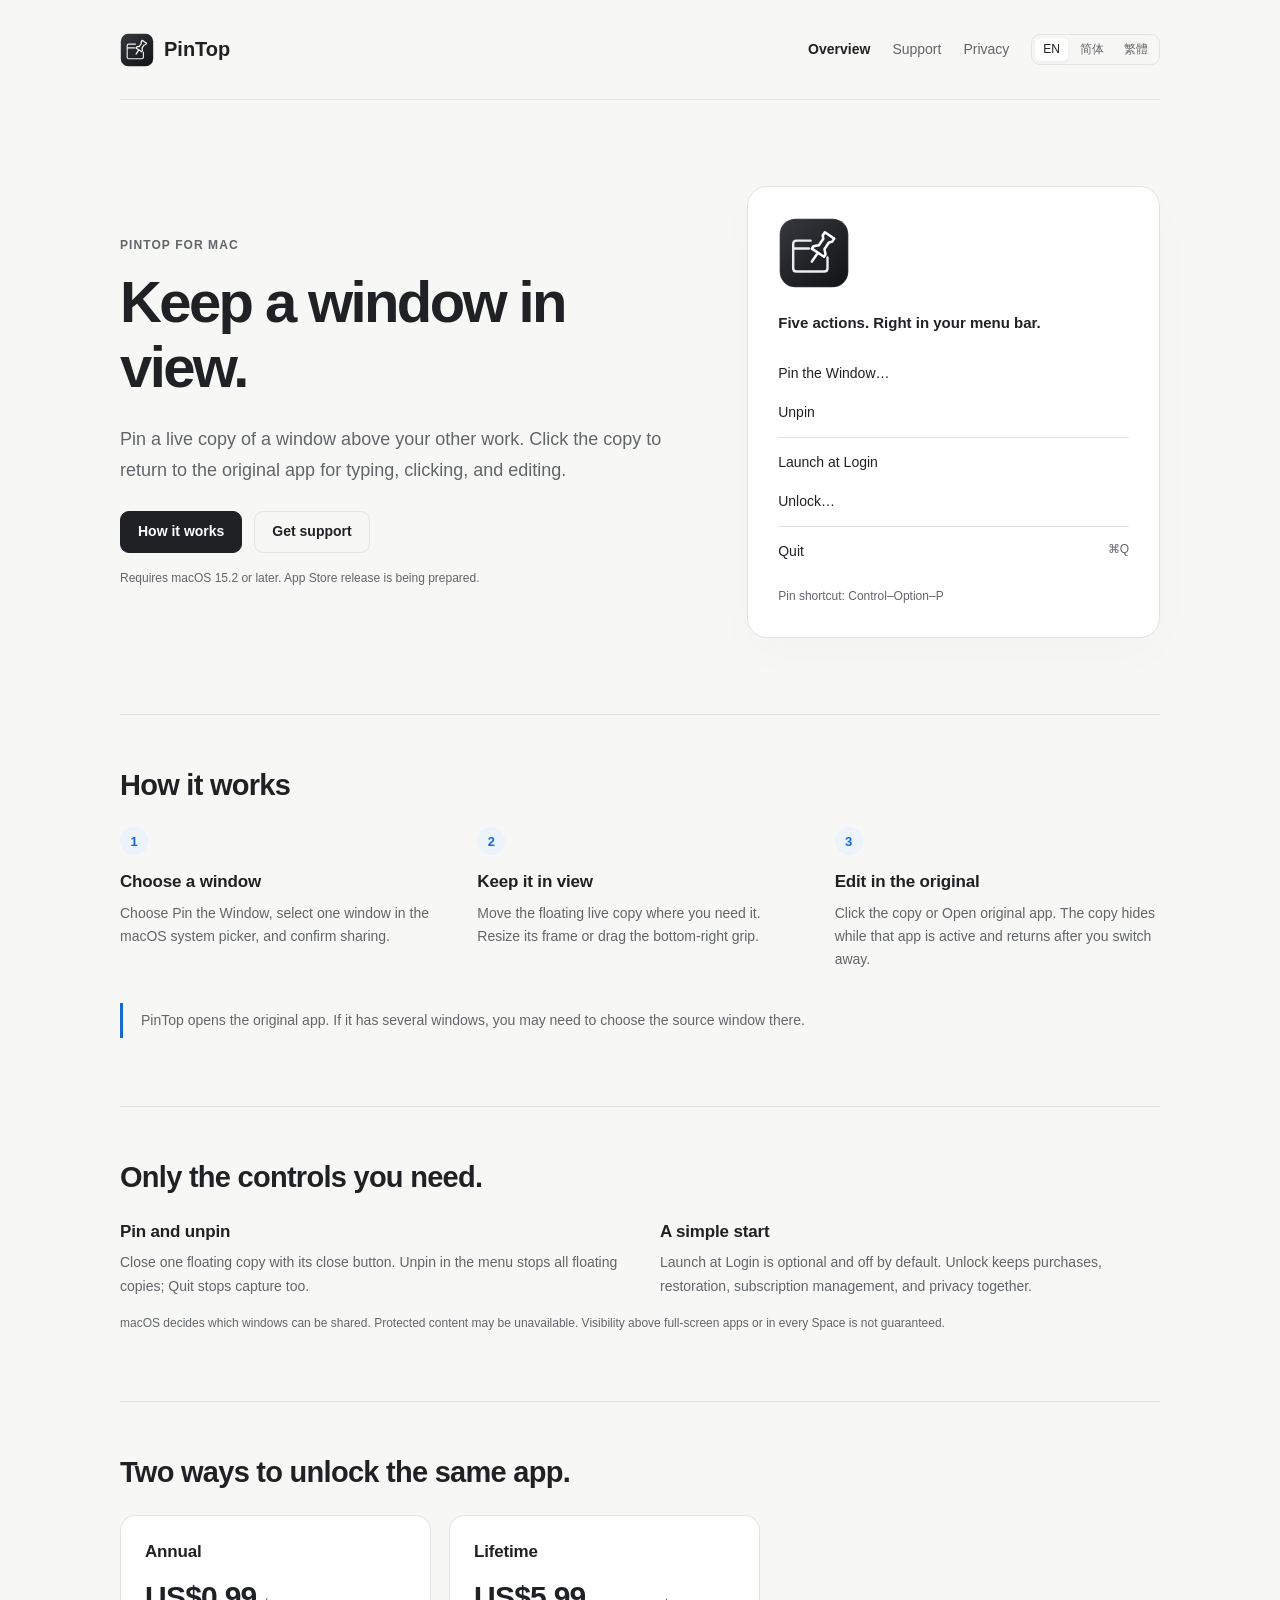
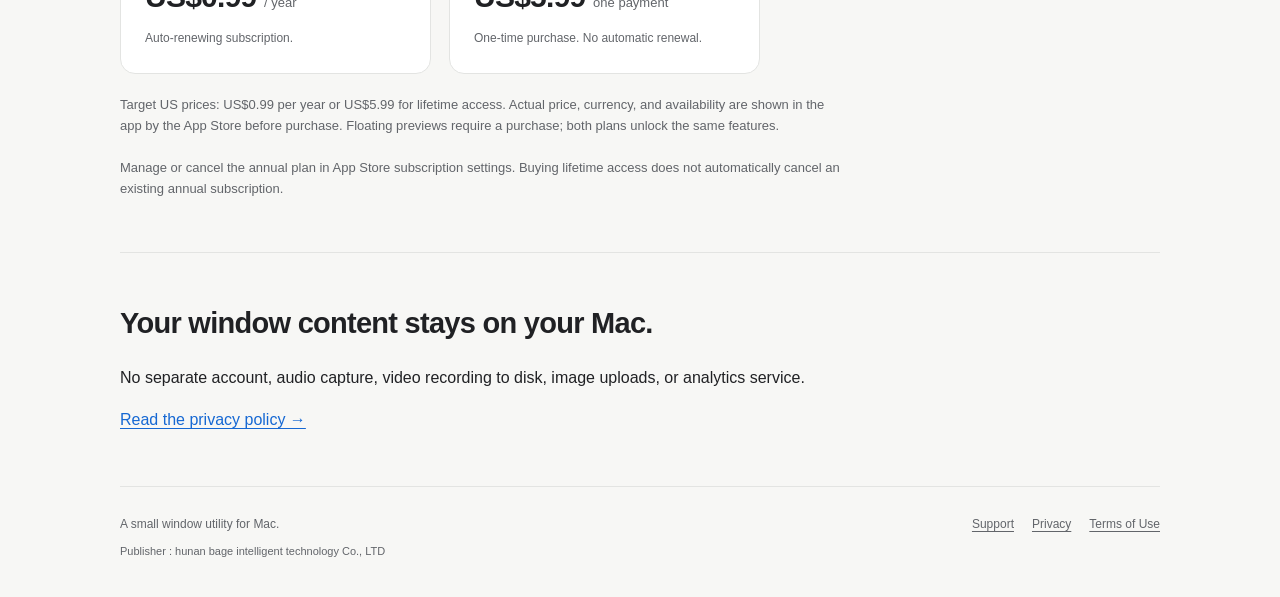
<file: index.html>
<!doctype html>
<html lang="en">
<head>
<meta charset="utf-8">
<meta name="viewport" content="width=device-width, initial-scale=1">
<title>PinTop — Keep a window in view.</title>
<meta name="description" content="Pin a live copy of a window above your other work. Click the copy to return to the original app for typing, clicking, and editing.">
<meta name="color-scheme" content="light dark">
<meta name="referrer" content="no-referrer">
<meta http-equiv="Content-Security-Policy" content="default-src 'none'; script-src 'self'; style-src 'self'; img-src 'self'; base-uri 'none'; form-action 'none'; object-src 'none'">
<link rel="canonical" href="https://kaylaoneal.github.io/PinTop/">
<link rel="icon" href="assets/icon.svg" type="image/svg+xml">
<link rel="stylesheet" href="assets/site.css">
<script src="assets/site.js" defer>
</script>
</head>
<body>
<a class="skip" href="#main">
<span data-language="en" lang="en">Skip to content</span>
<span data-language="zh-Hans" lang="zh-Hans" hidden>跳到正文</span>
<span data-language="zh-Hant" lang="zh-Hant" hidden>跳至正文</span>
</a>
<header class="header wrap">
<a class="brand" href="index.html" data-local-link>
<img src="assets/icon.svg" alt="" width="34" height="34">PinTop</a>
<div class="header-right">
<nav class="nav" aria-label="PinTop">
<a href="index.html" data-local-link aria-current="page">
<span data-language="en" lang="en">Overview</span>
<span data-language="zh-Hans" lang="zh-Hans" hidden>概览</span>
<span data-language="zh-Hant" lang="zh-Hant" hidden>概覽</span>
</a>
<a href="support.html" data-local-link>
<span data-language="en" lang="en">Support</span>
<span data-language="zh-Hans" lang="zh-Hans" hidden>支持</span>
<span data-language="zh-Hant" lang="zh-Hant" hidden>支援</span>
</a>
<a href="privacy.html" data-local-link>
<span data-language="en" lang="en">Privacy</span>
<span data-language="zh-Hans" lang="zh-Hans" hidden>隐私</span>
<span data-language="zh-Hant" lang="zh-Hant" hidden>隱私權</span>
</a>
</nav>
<nav class="languages" aria-label="Language / 语言 / 語言">
<a href="?lang=en" data-language-choice="en" lang="en" hreflang="en">EN</a>
<a href="?lang=zh-Hans" data-language-choice="zh-Hans" lang="zh-Hans" hreflang="zh-Hans">简体</a>
<a href="?lang=zh-Hant" data-language-choice="zh-Hant" lang="zh-Hant" hreflang="zh-Hant">繁體</a>
</nav>
</div>
</header>
<main id="main" class="wrap">
<article data-language="en" lang="en" data-title="PinTop — Keep a window in view." data-description="Pin a live copy of a window above your other work. Click the copy to return to the original app for typing, clicking, and editing." class="">
<section class="hero">
<div>
<p class="eyebrow">PinTop for Mac</p>
<h1>Keep a window in view.</h1>
<p class="lead">Pin a live copy of a window above your other work. Click the copy to return to the original app for typing, clicking, and editing.</p>
<div class="actions">
<a class="button" href="#en-how">How it works</a>
<a class="button secondary" href="support.html" data-local-link>Get support</a>
</div>
<p class="small availability">Requires macOS 15.2 or later. App Store release is being prepared.</p>
</div>
<aside class="menu-card">
<img class="icon" src="assets/icon.svg" alt="" width="72" height="72">
<p class="menu-title">Five actions. Right in your menu bar.</p>
<ul class="menu-list">
<li>Pin the Window…</li>
<li>Unpin</li>
<li>Launch at Login</li>
<li>Unlock…</li>
<li>Quit<kbd>⌘Q</kbd>
</li>
</ul>
<p class="small availability">Pin shortcut: Control–Option–P</p>
</aside>
</section>
<section class="section" id="en-how">
<h2>How it works</h2>
<ol class="steps">
<li>
<h3>Choose a window</h3>
<p>Choose Pin the Window, select one window in the macOS system picker, and confirm sharing.</p>
</li>
<li>
<h3>Keep it in view</h3>
<p>Move the floating live copy where you need it. Resize its frame or drag the bottom-right grip.</p>
</li>
<li>
<h3>Edit in the original</h3>
<p>Click the copy or Open original app. The copy hides while that app is active and returns after you switch away.</p>
</li>
</ol>
<p class="callout">PinTop opens the original app. If it has several windows, you may need to choose the source window there.</p>
</section>
<section class="section">
<h2>Only the controls you need.</h2>
<div class="feature-grid">
<div>
<h3>Pin and unpin</h3>
<p>Close one floating copy with its close button. Unpin in the menu stops all floating copies; Quit stops capture too.</p>
</div>
<div>
<h3>A simple start</h3>
<p>Launch at Login is optional and off by default. Unlock keeps purchases, restoration, subscription management, and privacy together.</p>
</div>
</div>
<p class="small">macOS decides which windows can be shared. Protected content may be unavailable. Visibility above full-screen apps or in every Space is not guaranteed.</p>
</section>
<section class="section">
<h2>Two ways to unlock the same app.</h2>
<div class="pricing">
<div class="price-card">
<h3>Annual</h3>
<p class="price">US$0.99 <span>/ year</span>
</p>
<p class="small">Auto-renewing subscription.</p>
</div>
<div class="price-card">
<h3>Lifetime</h3>
<p class="price">US$5.99 <span>one payment</span>
</p>
<p class="small">One-time purchase. No automatic renewal.</p>
</div>
</div>
<p class="price-note">Target US prices: US$0.99 per year or US$5.99 for lifetime access. Actual price, currency, and availability are shown in the app by the App Store before purchase. Floating previews require a purchase; both plans unlock the same features.</p>
<p class="price-note">Manage or cancel the annual plan in App Store subscription settings. Buying lifetime access does not automatically cancel an existing annual subscription.</p>
</section>
<section class="section">
<h2>Your window content stays on your Mac.</h2>
<p>No separate account, audio capture, video recording to disk, image uploads, or analytics service.</p>
<a href="privacy.html" data-local-link>Read the privacy policy →</a>
</section>
</article>
<article data-language="zh-Hans" lang="zh-Hans" data-title="PinTop — 让需要的窗口，始终可见。" data-description="将窗口的实时副本悬浮在其他工作内容上方。点击副本，回到原应用中输入、点击和编辑。" hidden class="">
<section class="hero">
<div>
<p class="eyebrow">PinTop · Mac 窗口工具</p>
<h1>让需要的窗口，始终可见。</h1>
<p class="lead">将窗口的实时副本悬浮在其他工作内容上方。点击副本，回到原应用中输入、点击和编辑。</p>
<div class="actions">
<a class="button" href="#zh-Hans-how">如何使用</a>
<a class="button secondary" href="support.html" data-local-link>获取支持</a>
</div>
<p class="small availability">需要 macOS 15.2 或更高版本。App Store 版本正在准备中。</p>
</div>
<aside class="menu-card">
<img class="icon" src="assets/icon.svg" alt="" width="72" height="72">
<p class="menu-title">菜单栏里，只留五个操作。</p>
<ul class="menu-list">
<li>置顶窗口…</li>
<li>取消置顶</li>
<li>登录时启动</li>
<li>解锁…</li>
<li>退出<kbd>⌘Q</kbd>
</li>
</ul>
<p class="small availability">置顶快捷键：Control–Option–P</p>
</aside>
</section>
<section class="section" id="zh-Hans-how">
<h2>如何使用</h2>
<ol class="steps">
<li>
<h3>选择一个窗口</h3>
<p>点击“置顶窗口”，在 macOS 系统选择器中选中一个窗口，并确认共享。</p>
</li>
<li>
<h3>放在需要的位置</h3>
<p>移动实时悬浮副本。拖动边框或右下角手柄，可以调整大小。</p>
</li>
<li>
<h3>回原应用编辑</h3>
<p>点击画面或“打开原应用”。原应用在前台时，副本暂时隐藏；切换到其他应用后恢复。</p>
</li>
</ol>
<p class="callout">PinTop 打开的是原应用。若该应用有多个窗口，你可能需要在其中选择目标窗口。</p>
</section>
<section class="section">
<h2>常用操作，简单直接。</h2>
<div class="feature-grid">
<div>
<h3>置顶与取消</h3>
<p>点击副本的关闭按钮，停止该副本；菜单中的“取消置顶”会停止全部副本；退出应用也会停止捕获。</p>
</div>
<div>
<h3>按需启动</h3>
<p>“登录时启动”默认关闭。“解锁”集中提供购买、恢复购买、订阅管理和隐私说明。</p>
</div>
</div>
<p class="small">macOS 决定哪些窗口可共享。受保护内容可能不可用。不保证副本显示在所有全屏应用或每个桌面空间之上。</p>
</section>
<section class="section">
<h2>两种付费方式，同样完整。</h2>
<div class="pricing">
<div class="price-card">
<h3>年度订阅</h3>
<p class="price">US$0.99 <span>/ 年</span>
</p>
<p class="small">按年自动续订。</p>
</div>
<div class="price-card">
<h3>永久买断</h3>
<p class="price">US$5.99 <span>一次付费</span>
</p>
<p class="small">一次购买，不自动续订。</p>
</div>
</div>
<p class="price-note">美区目标价：每年 US$0.99，或 US$5.99 永久买断。实际价格、币种和是否可购买，以确认购买前 App 内的 App Store 显示为准。悬浮预览需要购买，两种方案解锁相同功能。</p>
<p class="price-note">年度订阅可在 App Store 订阅设置中管理或取消。购买买断不会自动取消已有年度订阅。</p>
</section>
<section class="section">
<h2>窗口画面，留在你的 Mac。</h2>
<p>无单独账号，无音频捕获，不将视频录制到磁盘，不上传窗口画面，不接入分析服务。</p>
<a href="privacy.html" data-local-link>阅读隐私政策 →</a>
</section>
</article>
<article data-language="zh-Hant" lang="zh-Hant" data-title="PinTop — 讓需要的視窗，持續可見。" data-description="將視窗的即時副本浮在其他工作內容上方。點一下副本，回到原 App 中輸入、點選和編輯。" hidden class="">
<section class="hero">
<div>
<p class="eyebrow">PinTop · Mac 視窗工具</p>
<h1>讓需要的視窗，持續可見。</h1>
<p class="lead">將視窗的即時副本浮在其他工作內容上方。點一下副本，回到原 App 中輸入、點選和編輯。</p>
<div class="actions">
<a class="button" href="#zh-Hant-how">如何使用</a>
<a class="button secondary" href="support.html" data-local-link>取得支援</a>
</div>
<p class="small availability">需要 macOS 15.2 或以上版本。App Store 版本正在準備中。</p>
</div>
<aside class="menu-card">
<img class="icon" src="assets/icon.svg" alt="" width="72" height="72">
<p class="menu-title">選單列裡，只留五個操作。</p>
<ul class="menu-list">
<li>置頂視窗…</li>
<li>取消置頂</li>
<li>登入時啟動</li>
<li>解鎖…</li>
<li>結束<kbd>⌘Q</kbd>
</li>
</ul>
<p class="small availability">置頂快捷鍵：Control–Option–P</p>
</aside>
</section>
<section class="section" id="zh-Hant-how">
<h2>如何使用</h2>
<ol class="steps">
<li>
<h3>選擇一個視窗</h3>
<p>點選「置頂視窗」，在 macOS 系統選擇器中選取一個視窗，並確認共享。</p>
</li>
<li>
<h3>放在需要的位置</h3>
<p>移動即時浮動副本。拖移邊框或右下角控點，即可調整大小。</p>
</li>
<li>
<h3>回原 App 編輯</h3>
<p>點一下畫面或「打開原 App」。原 App 在前景時，副本暫時隱藏；切換至其他 App 後恢復。</p>
</li>
</ol>
<p class="callout">PinTop 打開的是原 App。若該 App 有多個視窗，你可能需要在其中選擇目標視窗。</p>
</section>
<section class="section">
<h2>常用操作，簡單直接。</h2>
<div class="feature-grid">
<div>
<h3>置頂與取消</h3>
<p>點一下副本的關閉按鈕，停止該副本；選單中的「取消置頂」會停止全部副本；結束 App 也會停止擷取。</p>
</div>
<div>
<h3>按需啟動</h3>
<p>「登入時啟動」預設關閉。「解鎖」集中提供購買、回復購買項目、訂閱管理與隱私權說明。</p>
</div>
</div>
<p class="small">macOS 決定哪些視窗可以共享。受保護內容可能無法使用。不保證副本顯示在所有全螢幕 App 或每個桌面空間之上。</p>
</section>
<section class="section">
<h2>兩種付費方式，同樣完整。</h2>
<div class="pricing">
<div class="price-card">
<h3>年度訂閱</h3>
<p class="price">US$0.99 <span>/ 年</span>
</p>
<p class="small">按年自動續訂。</p>
</div>
<div class="price-card">
<h3>永久買斷</h3>
<p class="price">US$5.99 <span>一次付費</span>
</p>
<p class="small">一次購買，不自動續訂。</p>
</div>
</div>
<p class="price-note">美國地區目標價格：每年 US$0.99，或 US$5.99 永久買斷。實際價格、幣別與是否可購買，以確認購買前 App 內的 App Store 顯示為準。浮動預覽需要購買，兩種方案解鎖相同功能。</p>
<p class="price-note">年度訂閱可在 App Store 訂閱設定中管理或取消。購買買斷不會自動取消既有年度訂閱。</p>
</section>
<section class="section">
<h2>視窗畫面，留在你的 Mac。</h2>
<p>無獨立帳號、無音訊擷取，不將影片錄製至磁碟、不上傳視窗畫面、不使用分析服務。</p>
<a href="privacy.html" data-local-link>閱讀隱私權政策 →</a>
</section>
</article>
</main>
<footer class="footer wrap">
<div>
<span data-language="en" lang="en">A small window utility for Mac.</span>
<span data-language="zh-Hans" lang="zh-Hans" hidden>一个简洁的 Mac 窗口工具。</span>
<span data-language="zh-Hant" lang="zh-Hant" hidden>一個簡潔的 Mac 視窗工具。</span>
<div class="publisher">
<span data-language="en" lang="en">Publisher</span>
<span data-language="zh-Hans" lang="zh-Hans" hidden>发布方</span>
<span data-language="zh-Hant" lang="zh-Hant" hidden>發行者</span>: hunan bage intelligent technology Co., LTD</div>
</div>
<nav aria-label="PinTop">
<a href="support.html" data-local-link>
<span data-language="en" lang="en">Support</span>
<span data-language="zh-Hans" lang="zh-Hans" hidden>支持</span>
<span data-language="zh-Hant" lang="zh-Hant" hidden>支援</span>
</a>
<a href="privacy.html" data-local-link>
<span data-language="en" lang="en">Privacy</span>
<span data-language="zh-Hans" lang="zh-Hans" hidden>隐私</span>
<span data-language="zh-Hant" lang="zh-Hant" hidden>隱私權</span>
</a>
<a href="https://www.apple.com/legal/internet-services/itunes/dev/stdeula/">
<span data-language="en" lang="en">Terms of Use</span>
<span data-language="zh-Hans" lang="zh-Hans" hidden>使用条款</span>
<span data-language="zh-Hant" lang="zh-Hant" hidden>使用條款</span>
</a>
</nav>
</footer>
</body>
</html>
</file>
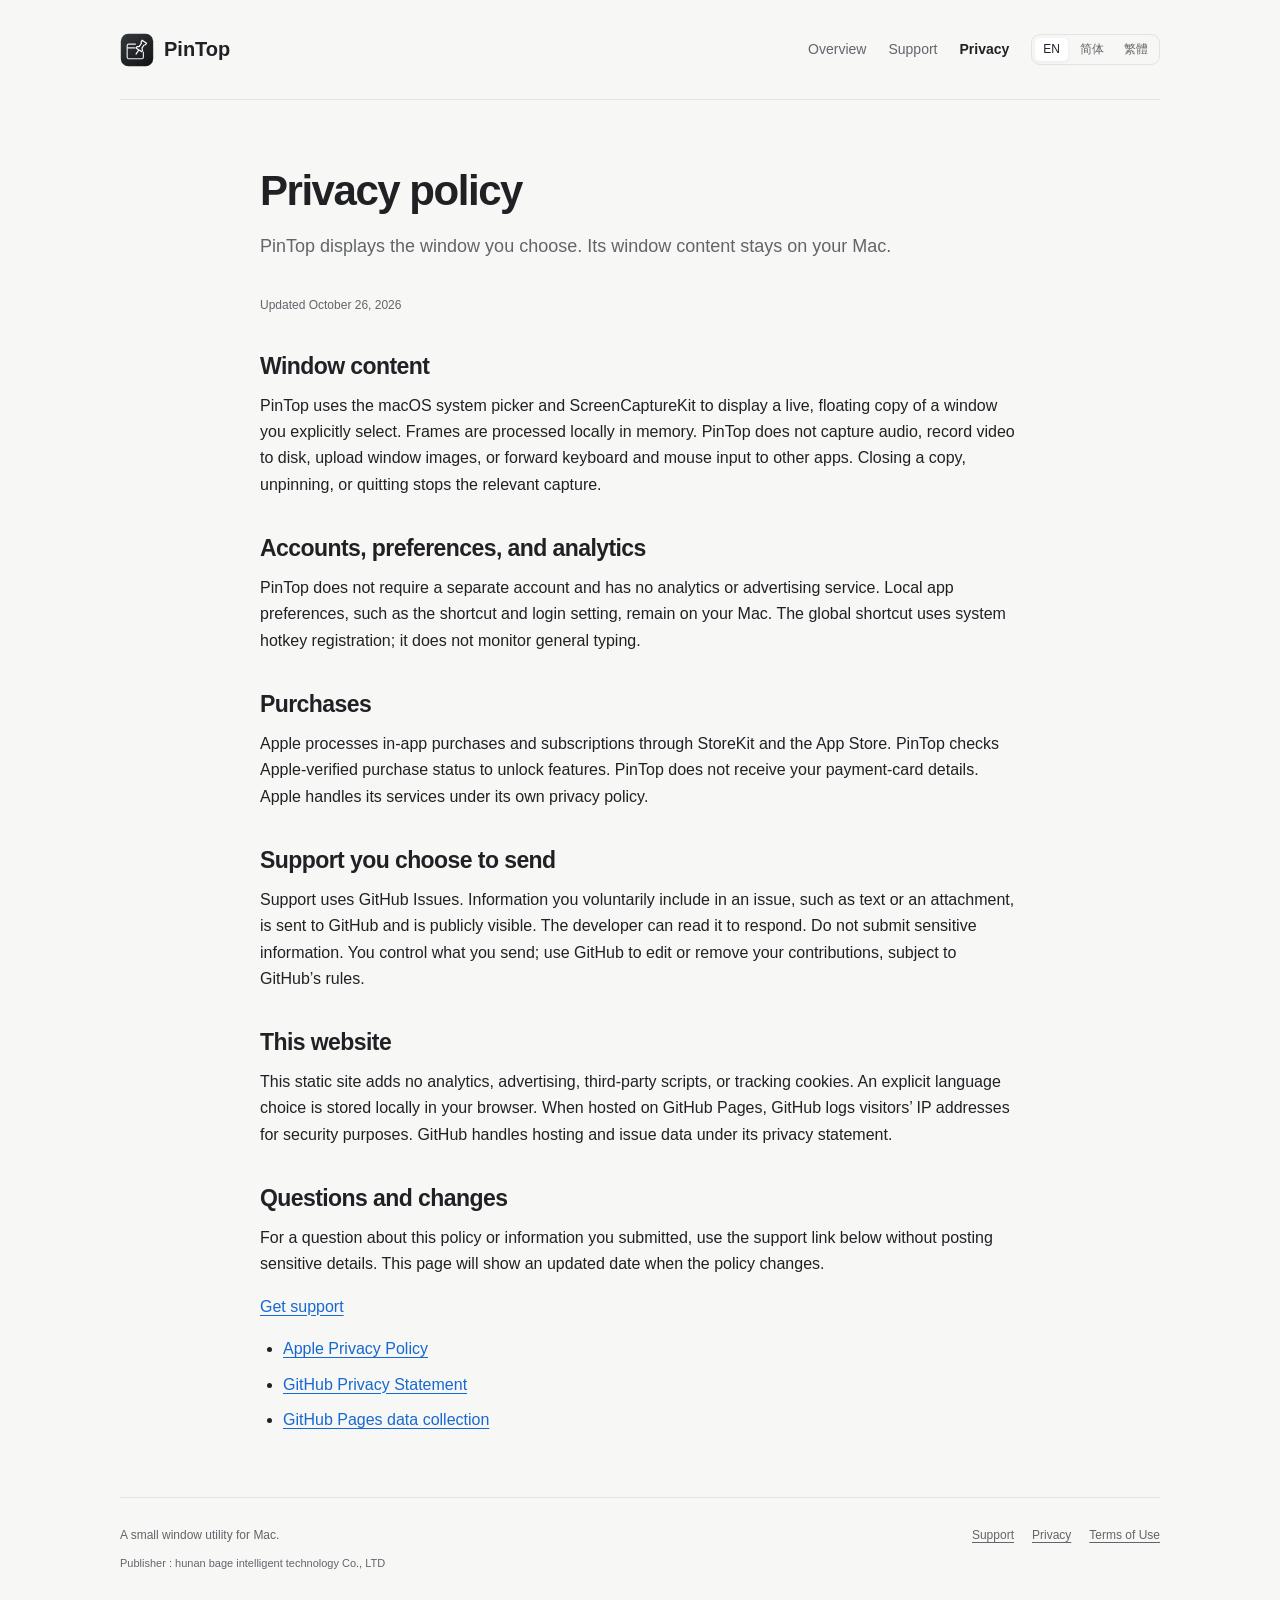
<file: privacy.html>
<!doctype html>
<html lang="en">
<head>
<meta charset="utf-8">
<meta name="viewport" content="width=device-width, initial-scale=1">
<title>PinTop — Privacy policy</title>
<meta name="description" content="PinTop displays the window you choose. Its window content stays on your Mac.">
<meta name="color-scheme" content="light dark">
<meta name="referrer" content="no-referrer">
<meta http-equiv="Content-Security-Policy" content="default-src 'none'; script-src 'self'; style-src 'self'; img-src 'self'; base-uri 'none'; form-action 'none'; object-src 'none'">
<link rel="canonical" href="https://kaylaoneal.github.io/PinTop/privacy.html">
<link rel="icon" href="assets/icon.svg" type="image/svg+xml">
<link rel="stylesheet" href="assets/site.css">
<script src="assets/site.js" defer>
</script>
</head>
<body>
<a class="skip" href="#main">
<span data-language="en" lang="en">Skip to content</span>
<span data-language="zh-Hans" lang="zh-Hans" hidden>跳到正文</span>
<span data-language="zh-Hant" lang="zh-Hant" hidden>跳至正文</span>
</a>
<header class="header wrap">
<a class="brand" href="index.html" data-local-link>
<img src="assets/icon.svg" alt="" width="34" height="34">PinTop</a>
<div class="header-right">
<nav class="nav" aria-label="PinTop">
<a href="index.html" data-local-link>
<span data-language="en" lang="en">Overview</span>
<span data-language="zh-Hans" lang="zh-Hans" hidden>概览</span>
<span data-language="zh-Hant" lang="zh-Hant" hidden>概覽</span>
</a>
<a href="support.html" data-local-link>
<span data-language="en" lang="en">Support</span>
<span data-language="zh-Hans" lang="zh-Hans" hidden>支持</span>
<span data-language="zh-Hant" lang="zh-Hant" hidden>支援</span>
</a>
<a href="privacy.html" data-local-link aria-current="page">
<span data-language="en" lang="en">Privacy</span>
<span data-language="zh-Hans" lang="zh-Hans" hidden>隐私</span>
<span data-language="zh-Hant" lang="zh-Hant" hidden>隱私權</span>
</a>
</nav>
<nav class="languages" aria-label="Language / 语言 / 語言">
<a href="?lang=en" data-language-choice="en" lang="en" hreflang="en">EN</a>
<a href="?lang=zh-Hans" data-language-choice="zh-Hans" lang="zh-Hans" hreflang="zh-Hans">简体</a>
<a href="?lang=zh-Hant" data-language-choice="zh-Hant" lang="zh-Hant" hreflang="zh-Hant">繁體</a>
</nav>
</div>
</header>
<main id="main" class="wrap">
<article data-language="en" lang="en" data-title="PinTop — Privacy policy" data-description="PinTop displays the window you choose. Its window content stays on your Mac." class="page">
<h1>Privacy policy</h1>
<p class="intro">PinTop displays the window you choose. Its window content stays on your Mac.</p>
<p class="updated">Updated October 26, 2026</p>
<h2>Window content</h2>
<p>PinTop uses the macOS system picker and ScreenCaptureKit to display a live, floating copy of a window you explicitly select. Frames are processed locally in memory. PinTop does not capture audio, record video to disk, upload window images, or forward keyboard and mouse input to other apps. Closing a copy, unpinning, or quitting stops the relevant capture.</p>
<h2>Accounts, preferences, and analytics</h2>
<p>PinTop does not require a separate account and has no analytics or advertising service. Local app preferences, such as the shortcut and login setting, remain on your Mac. The global shortcut uses system hotkey registration; it does not monitor general typing.</p>
<h2>Purchases</h2>
<p>Apple processes in-app purchases and subscriptions through StoreKit and the App Store. PinTop checks Apple-verified purchase status to unlock features. PinTop does not receive your payment-card details. Apple handles its services under its own privacy policy.</p>
<h2>Support you choose to send</h2>
<p>Support uses GitHub Issues. Information you voluntarily include in an issue, such as text or an attachment, is sent to GitHub and is publicly visible. The developer can read it to respond. Do not submit sensitive information. You control what you send; use GitHub to edit or remove your contributions, subject to GitHub’s rules.</p>
<h2>This website</h2>
<p>This static site adds no analytics, advertising, third-party scripts, or tracking cookies. An explicit language choice is stored locally in your browser. When hosted on GitHub Pages, GitHub logs visitors’ IP addresses for security purposes. GitHub handles hosting and issue data under its privacy statement.</p>
<h2>Questions and changes</h2>
<p>For a question about this policy or information you submitted, use the support link below without posting sensitive details. This page will show an updated date when the policy changes.</p>
<p>
<a href="support.html" data-local-link>Get support</a>
</p>
<ul>
<li>
<a href="https://www.apple.com/legal/privacy/">Apple Privacy Policy</a>
</li>
<li>
<a href="https://docs.github.com/en/site-policy/privacy-policies/github-general-privacy-statement">GitHub Privacy Statement</a>
</li>
<li>
<a href="https://docs.github.com/en/pages/getting-started-with-github-pages/what-is-github-pages#data-collection">GitHub Pages data collection</a>
</li>
</ul>
</article>
<article data-language="zh-Hans" lang="zh-Hans" data-title="PinTop — 隐私政策" data-description="PinTop 显示你选中的窗口。窗口画面留在你的 Mac 上。" hidden class="page">
<h1>隐私政策</h1>
<p class="intro">PinTop 显示你选中的窗口。窗口画面留在你的 Mac 上。</p>
<p class="updated">更新日期：2026 年 10 月 26 日</p>
<h2>窗口内容</h2>
<p>PinTop 通过 macOS 系统选择器和 ScreenCaptureKit，显示你明确选中的窗口实时副本。画面帧在本机内存中处理。PinTop 不捕获音频、不将视频录制到磁盘、不上传窗口画面，也不向其他应用转发键盘或鼠标输入。关闭副本、取消置顶或退出应用会停止相应捕获。</p>
<h2>账号、偏好与分析</h2>
<p>PinTop 不要求单独注册账号，不接入分析或广告服务。快捷键、登录时启动等应用偏好保存在你的 Mac 上。全局快捷键使用系统快捷键注册，不监控日常键盘输入。</p>
<h2>购买</h2>
<p>Apple 通过 StoreKit 和 App Store 处理应用内购买与订阅。PinTop 检查经 Apple 验证的购买状态以解锁功能，不会收到你的银行卡信息。Apple 按其自身隐私政策处理相关服务。</p>
<h2>你主动提交的支持内容</h2>
<p>支持通过 GitHub Issues 提供。你主动提交的问题文字、附件等信息会发送给 GitHub，并公开显示。开发者可阅读这些内容并回复。请勿提交敏感信息。提交内容由你选择；可按 GitHub 规则编辑或删除自己的内容。</p>
<h2>本网站</h2>
<p>本站是纯静态网站，不添加分析、广告、第三方脚本或跟踪 Cookie。你明确选择的语言保存在当前浏览器本地。网站托管于 GitHub Pages 后，GitHub 会出于安全目的记录访问者 IP 地址。托管和 Issues 数据由 GitHub 按其隐私声明处理。</p>
<h2>问题与更新</h2>
<p>如对本政策或已提交的信息有疑问，请通过下方支持入口联系，不要公开敏感细节。政策变更时，本页会更新日期。</p>
<p>
<a href="support.html" data-local-link>获取支持</a>
</p>
<ul>
<li>
<a href="https://www.apple.com/legal/privacy/">Apple 隐私政策</a>
</li>
<li>
<a href="https://docs.github.com/en/site-policy/privacy-policies/github-general-privacy-statement">GitHub 隐私声明</a>
</li>
<li>
<a href="https://docs.github.com/en/pages/getting-started-with-github-pages/what-is-github-pages#data-collection">GitHub Pages 数据收集说明</a>
</li>
</ul>
</article>
<article data-language="zh-Hant" lang="zh-Hant" data-title="PinTop — 隱私權政策" data-description="PinTop 顯示你選取的視窗。視窗畫面留在你的 Mac 上。" hidden class="page">
<h1>隱私權政策</h1>
<p class="intro">PinTop 顯示你選取的視窗。視窗畫面留在你的 Mac 上。</p>
<p class="updated">更新日期：2026 年 10 月 26 日</p>
<h2>視窗內容</h2>
<p>PinTop 透過 macOS 系統選擇器與 ScreenCaptureKit，顯示你明確選取的視窗即時副本。畫面影格在本機記憶體中處理。PinTop 不擷取音訊、不將影片錄製至磁碟、不上傳視窗畫面，也不向其他 App 轉送鍵盤或滑鼠輸入。關閉副本、取消置頂或結束 App 會停止對應擷取。</p>
<h2>帳號、偏好與分析</h2>
<p>PinTop 不要求獨立註冊帳號，不使用分析或廣告服務。快捷鍵、登入時啟動等 App 偏好保存在你的 Mac 上。全域快捷鍵使用系統快捷鍵註冊，不監控日常鍵盤輸入。</p>
<h2>購買</h2>
<p>Apple 透過 StoreKit 與 App Store 處理 App 內購買與訂閱。PinTop 檢查經 Apple 驗證的購買狀態以解鎖功能，不會收到你的信用卡資訊。Apple 按其自身隱私權政策處理相關服務。</p>
<h2>你主動提交的支援內容</h2>
<p>支援透過 GitHub Issues 提供。你主動提交的問題文字、附件等資訊會傳送給 GitHub，並公開顯示。開發者可閱讀這些內容並回覆。請勿提交敏感資訊。提交內容由你選擇；可按 GitHub 規則編輯或刪除自己的內容。</p>
<h2>本網站</h2>
<p>本站是純靜態網站，不加入分析、廣告、第三方指令碼或追蹤 Cookie。你明確選擇的語言儲存在目前瀏覽器本機。網站託管於 GitHub Pages 後，GitHub 會基於安全目的記錄訪客 IP 位址。託管與 Issues 資料由 GitHub 按其隱私權聲明處理。</p>
<h2>問題與更新</h2>
<p>如對本政策或已提交的資訊有疑問，請透過下方支援入口聯絡，不要公開敏感細節。政策變更時，本頁會更新日期。</p>
<p>
<a href="support.html" data-local-link>取得支援</a>
</p>
<ul>
<li>
<a href="https://www.apple.com/legal/privacy/">Apple 隱私權政策</a>
</li>
<li>
<a href="https://docs.github.com/en/site-policy/privacy-policies/github-general-privacy-statement">GitHub 隱私權聲明</a>
</li>
<li>
<a href="https://docs.github.com/en/pages/getting-started-with-github-pages/what-is-github-pages#data-collection">GitHub Pages 資料收集說明</a>
</li>
</ul>
</article>
</main>
<footer class="footer wrap">
<div>
<span data-language="en" lang="en">A small window utility for Mac.</span>
<span data-language="zh-Hans" lang="zh-Hans" hidden>一个简洁的 Mac 窗口工具。</span>
<span data-language="zh-Hant" lang="zh-Hant" hidden>一個簡潔的 Mac 視窗工具。</span>
<div class="publisher">
<span data-language="en" lang="en">Publisher</span>
<span data-language="zh-Hans" lang="zh-Hans" hidden>发布方</span>
<span data-language="zh-Hant" lang="zh-Hant" hidden>發行者</span>: hunan bage intelligent technology Co., LTD</div>
</div>
<nav aria-label="PinTop">
<a href="support.html" data-local-link>
<span data-language="en" lang="en">Support</span>
<span data-language="zh-Hans" lang="zh-Hans" hidden>支持</span>
<span data-language="zh-Hant" lang="zh-Hant" hidden>支援</span>
</a>
<a href="privacy.html" data-local-link>
<span data-language="en" lang="en">Privacy</span>
<span data-language="zh-Hans" lang="zh-Hans" hidden>隐私</span>
<span data-language="zh-Hant" lang="zh-Hant" hidden>隱私權</span>
</a>
<a href="https://www.apple.com/legal/internet-services/itunes/dev/stdeula/">
<span data-language="en" lang="en">Terms of Use</span>
<span data-language="zh-Hans" lang="zh-Hans" hidden>使用条款</span>
<span data-language="zh-Hant" lang="zh-Hant" hidden>使用條款</span>
</a>
</nav>
</footer>
</body>
</html>
</file>
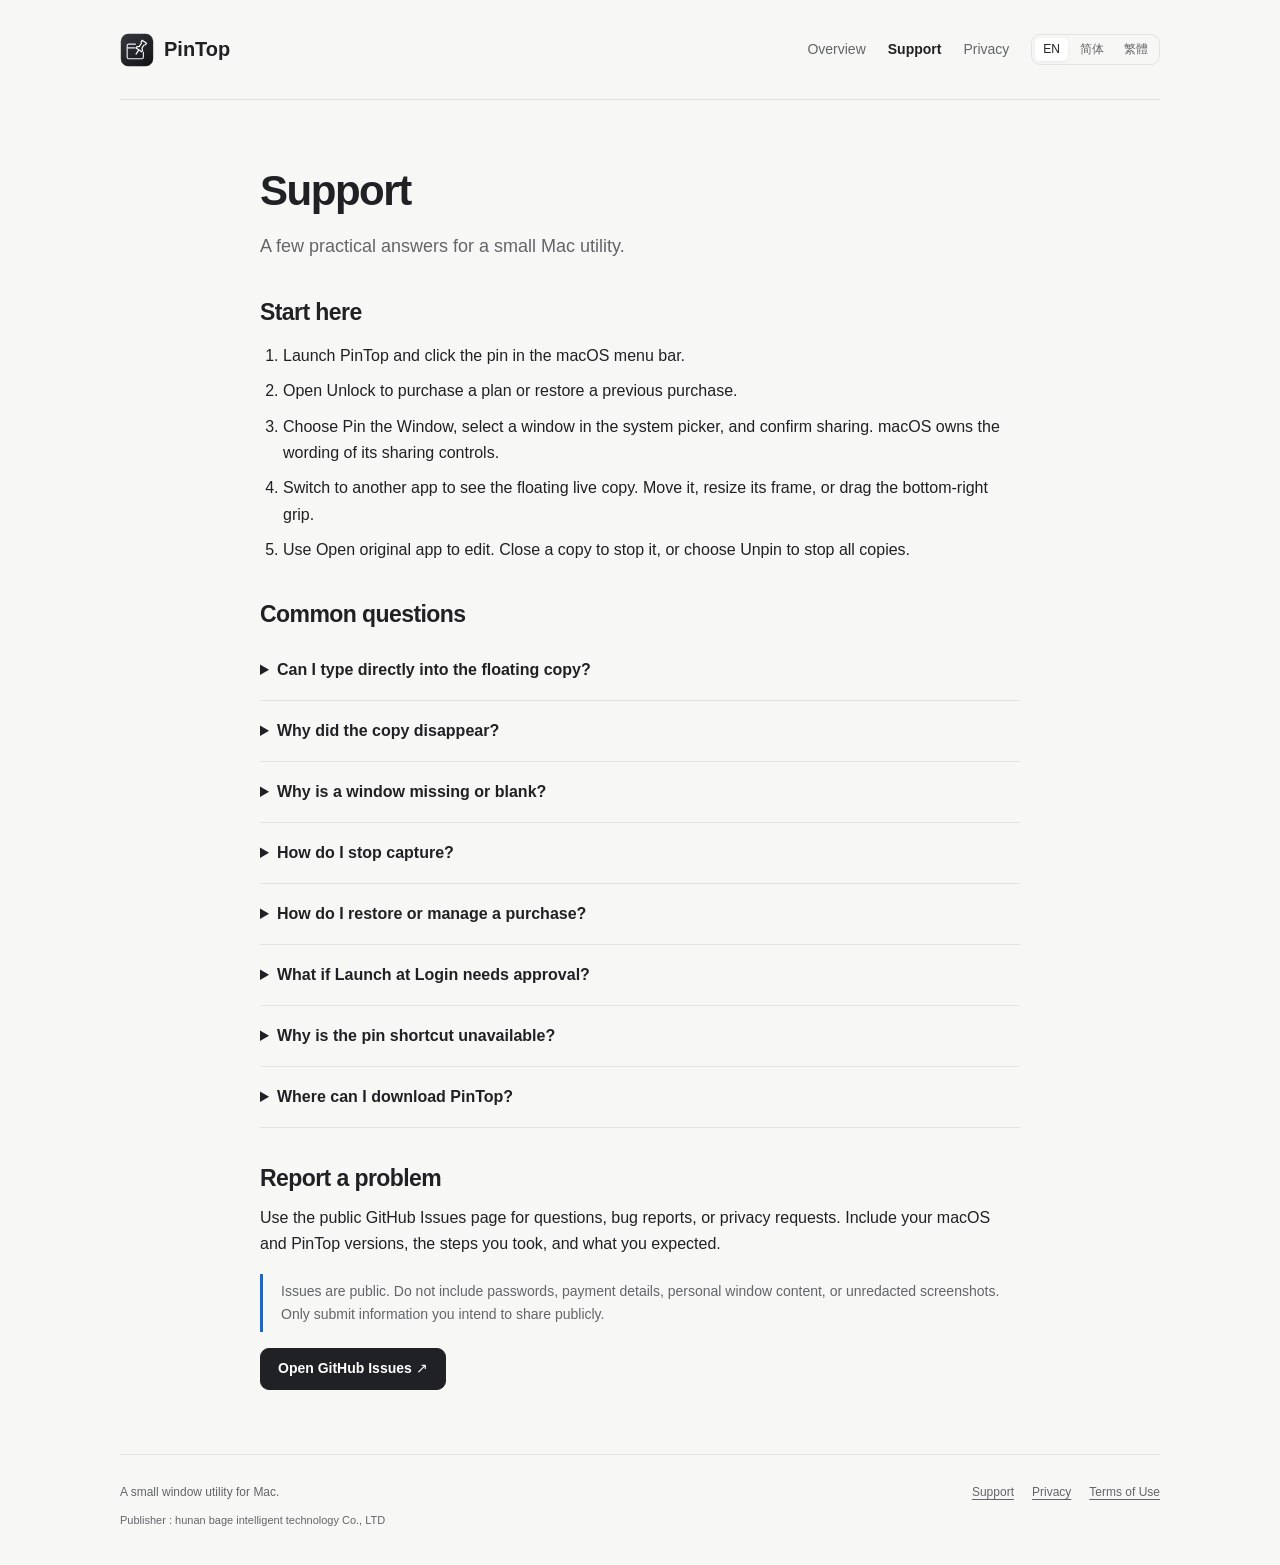
<file: support.html>
<!doctype html>
<html lang="en">
<head>
<meta charset="utf-8">
<meta name="viewport" content="width=device-width, initial-scale=1">
<title>PinTop — Support</title>
<meta name="description" content="A few practical answers for a small Mac utility.">
<meta name="color-scheme" content="light dark">
<meta name="referrer" content="no-referrer">
<meta http-equiv="Content-Security-Policy" content="default-src 'none'; script-src 'self'; style-src 'self'; img-src 'self'; base-uri 'none'; form-action 'none'; object-src 'none'">
<link rel="canonical" href="https://kaylaoneal.github.io/PinTop/support.html">
<link rel="icon" href="assets/icon.svg" type="image/svg+xml">
<link rel="stylesheet" href="assets/site.css">
<script src="assets/site.js" defer>
</script>
</head>
<body>
<a class="skip" href="#main">
<span data-language="en" lang="en">Skip to content</span>
<span data-language="zh-Hans" lang="zh-Hans" hidden>跳到正文</span>
<span data-language="zh-Hant" lang="zh-Hant" hidden>跳至正文</span>
</a>
<header class="header wrap">
<a class="brand" href="index.html" data-local-link>
<img src="assets/icon.svg" alt="" width="34" height="34">PinTop</a>
<div class="header-right">
<nav class="nav" aria-label="PinTop">
<a href="index.html" data-local-link>
<span data-language="en" lang="en">Overview</span>
<span data-language="zh-Hans" lang="zh-Hans" hidden>概览</span>
<span data-language="zh-Hant" lang="zh-Hant" hidden>概覽</span>
</a>
<a href="support.html" data-local-link aria-current="page">
<span data-language="en" lang="en">Support</span>
<span data-language="zh-Hans" lang="zh-Hans" hidden>支持</span>
<span data-language="zh-Hant" lang="zh-Hant" hidden>支援</span>
</a>
<a href="privacy.html" data-local-link>
<span data-language="en" lang="en">Privacy</span>
<span data-language="zh-Hans" lang="zh-Hans" hidden>隐私</span>
<span data-language="zh-Hant" lang="zh-Hant" hidden>隱私權</span>
</a>
</nav>
<nav class="languages" aria-label="Language / 语言 / 語言">
<a href="?lang=en" data-language-choice="en" lang="en" hreflang="en">EN</a>
<a href="?lang=zh-Hans" data-language-choice="zh-Hans" lang="zh-Hans" hreflang="zh-Hans">简体</a>
<a href="?lang=zh-Hant" data-language-choice="zh-Hant" lang="zh-Hant" hreflang="zh-Hant">繁體</a>
</nav>
</div>
</header>
<main id="main" class="wrap">
<article data-language="en" lang="en" data-title="PinTop — Support" data-description="A few practical answers for a small Mac utility." class="page">
<h1>Support</h1>
<p class="intro">A few practical answers for a small Mac utility.</p>
<h2>Start here</h2>
<ol>
<li>Launch PinTop and click the pin in the macOS menu bar.</li>
<li>Open Unlock to purchase a plan or restore a previous purchase.</li>
<li>Choose Pin the Window, select a window in the system picker, and confirm sharing. macOS owns the wording of its sharing controls.</li>
<li>Switch to another app to see the floating live copy. Move it, resize its frame, or drag the bottom-right grip.</li>
<li>Use Open original app to edit. Close a copy to stop it, or choose Unpin to stop all copies.</li>
</ol>
<h2>Common questions</h2>
<details>
<summary>Can I type directly into the floating copy?</summary>
<p>The floating view displays a live copy. Click it or Open original app to edit in the source app. PinTop does not forward keyboard or mouse input. If the source app has multiple windows, choose the relevant window there.</p>
</details>
<details>
<summary>Why did the copy disappear?</summary>
<p>It hides while the source app is in the foreground and returns when you switch away. Closing the source window, revoking sharing, losing purchase access, or quitting PinTop stops its capture.</p>
</details>
<details>
<summary>Why is a window missing or blank?</summary>
<p>Check that it is open and available in the macOS system picker, then select it again. Some protected, minimized, or otherwise unavailable content cannot be shared. PinTop does not bypass macOS content protections.</p>
</details>
<details>
<summary>How do I stop capture?</summary>
<p>Close that floating copy, choose Unpin to stop all copies, or quit PinTop. Unpin is disabled when no copies are open.</p>
</details>
<details>
<summary>How do I restore or manage a purchase?</summary>
<p>Open Unlock and choose Restore purchases. For an annual plan, choose Manage subscription or use App Store subscription settings. Use the Apple Account associated with the purchase. A lifetime purchase does not cancel a previous annual subscription.</p>
</details>
<details>
<summary>What if Launch at Login needs approval?</summary>
<p>Click Launch at Login again to open the system Login Items settings and review the requested approval. PinTop leaves this option off until you enable it.</p>
</details>
<details>
<summary>Why is the pin shortcut unavailable?</summary>
<p>The default is Control–Option–P. Another app may already use that combination. You can always choose Pin the Window from the menu bar.</p>
</details>
<details>
<summary>Where can I download PinTop?</summary>
<p>The App Store release is being prepared. This page has no download link until an App Store listing is available.</p>
</details>
<h2>Report a problem</h2>
<p>Use the public GitHub Issues page for questions, bug reports, or privacy requests. Include your macOS and PinTop versions, the steps you took, and what you expected.</p>
<p class="callout">Issues are public. Do not include passwords, payment details, personal window content, or unredacted screenshots. Only submit information you intend to share publicly.</p>
<p>
<a class="button" href="https://github.com/KaylaONeal/PinTop/issues">Open GitHub Issues ↗</a>
</p>
</article>
<article data-language="zh-Hans" lang="zh-Hans" data-title="PinTop — 支持" data-description="关于这个 Mac 小工具，你可能需要的几个答案。" hidden class="page">
<h1>支持</h1>
<p class="intro">关于这个 Mac 小工具，你可能需要的几个答案。</p>
<h2>开始使用</h2>
<ol>
<li>启动 PinTop，点击 macOS 菜单栏中的图钉。</li>
<li>打开“解锁”，购买方案或恢复已有购买。</li>
<li>点击“置顶窗口”，在系统选择器中选中窗口并确认共享。系统共享控件的文案由 macOS 决定。</li>
<li>切换到其他应用，查看实时悬浮副本。拖动副本可以移动，拖动边框或右下角手柄可以缩放。</li>
<li>点击“打开原应用”进行编辑。关闭单个副本以停止它，或选择“取消置顶”停止全部副本。</li>
</ol>
<h2>常见问题</h2>
<details>
<summary>能在悬浮副本里直接输入吗？</summary>
<p>悬浮画面是实时副本。点击它或“打开原应用”，即可回到原应用编辑。PinTop 不转发键盘和鼠标输入。若原应用有多个窗口，请在其中选择目标窗口。</p>
</details>
<details>
<summary>副本为什么消失了？</summary>
<p>原应用在前台时，副本暂时隐藏；切换到其他应用后恢复。源窗口关闭、共享被撤销、购买权益失效或退出 PinTop，都会停止相应捕获。</p>
</details>
<details>
<summary>为什么找不到窗口，或没有画面？</summary>
<p>确认窗口已打开且能出现在 macOS 系统选择器中，再重新选择。部分受保护、最小化或其他不可用内容无法共享。PinTop 不绕过系统内容保护。</p>
</details>
<details>
<summary>如何停止捕获？</summary>
<p>关闭相应副本、选择“取消置顶”以停止全部副本，或退出 PinTop。没有副本时，“取消置顶”不可用。</p>
</details>
<details>
<summary>如何恢复购买或管理订阅？</summary>
<p>打开“解锁”，选择“恢复购买”。年度方案可点击“管理订阅”，也可前往 App Store 订阅设置。请使用原购买所用的 Apple 账户。购买买断不会取消此前的年度订阅。</p>
</details>
<details>
<summary>登录时启动需要批准怎么办？</summary>
<p>再次点击“登录时启动”，打开系统登录项设置并查看批准请求。PinTop 默认不启用此选项。</p>
</details>
<details>
<summary>置顶快捷键不可用怎么办？</summary>
<p>默认快捷键是 Control–Option–P，其他应用可能已占用该组合。你随时可以通过菜单栏的“置顶窗口”操作。</p>
</details>
<details>
<summary>在哪里下载？</summary>
<p>App Store 版本正在准备中。商店页面可用后，本页才会添加下载链接。</p>
</details>
<h2>反馈问题</h2>
<p>请通过公开的 GitHub Issues 提问、反馈错误或提出隐私请求。建议说明 macOS 和 PinTop 版本、操作步骤，以及预期结果。</p>
<p class="callout">Issues 内容公开。请勿填写密码、支付信息、个人窗口内容或未经遮挡的截图。只提交你愿意公开的信息。</p>
<p>
<a class="button" href="https://github.com/KaylaONeal/PinTop/issues">打开 GitHub Issues ↗</a>
</p>
</article>
<article data-language="zh-Hant" lang="zh-Hant" data-title="PinTop — 支援" data-description="關於這個 Mac 小工具，你可能需要的幾個答案。" hidden class="page">
<h1>支援</h1>
<p class="intro">關於這個 Mac 小工具，你可能需要的幾個答案。</p>
<h2>開始使用</h2>
<ol>
<li>啟動 PinTop，點選 macOS 選單列中的圖釘。</li>
<li>打開「解鎖」，購買方案或回復既有購買項目。</li>
<li>點選「置頂視窗」，在系統選擇器中選取視窗並確認共享。系統共享控制項的文字由 macOS 決定。</li>
<li>切換至其他 App，查看即時浮動副本。拖移副本可以移動，拖移邊框或右下角控點可以縮放。</li>
<li>點選「打開原 App」進行編輯。關閉單個副本以停止它，或選擇「取消置頂」停止全部副本。</li>
</ol>
<h2>常見問題</h2>
<details>
<summary>能在浮動副本裡直接輸入嗎？</summary>
<p>浮動畫面是即時副本。點一下它或「打開原 App」，即可回到原 App 編輯。PinTop 不轉送鍵盤與滑鼠輸入。若原 App 有多個視窗，請在其中選擇目標視窗。</p>
</details>
<details>
<summary>副本為什麼消失了？</summary>
<p>原 App 在前景時，副本暫時隱藏；切換至其他 App 後恢復。來源視窗關閉、共享遭撤銷、購買權益失效或結束 PinTop，都會停止對應擷取。</p>
</details>
<details>
<summary>為什麼找不到視窗，或沒有畫面？</summary>
<p>確認視窗已打開且能出現在 macOS 系統選擇器中，再重新選擇。部分受保護、最小化或其他無法使用的內容不能共享。PinTop 不繞過系統內容保護。</p>
</details>
<details>
<summary>如何停止擷取？</summary>
<p>關閉對應副本、選擇「取消置頂」以停止全部副本，或結束 PinTop。沒有副本時，「取消置頂」無法使用。</p>
</details>
<details>
<summary>如何回復購買項目或管理訂閱？</summary>
<p>打開「解鎖」，選擇「回復購買項目」。年度方案可點選「管理訂閱」，也可前往 App Store 訂閱設定。請使用原先購買所用的 Apple 帳號。購買買斷不會取消先前的年度訂閱。</p>
</details>
<details>
<summary>登入時啟動需要批准怎麼辦？</summary>
<p>再次點選「登入時啟動」，打開系統登入項目設定並查看批准要求。PinTop 預設不啟用此選項。</p>
</details>
<details>
<summary>置頂快捷鍵無法使用怎麼辦？</summary>
<p>預設快捷鍵是 Control–Option–P，其他 App 可能已使用該組合。你隨時可以透過選單列的「置頂視窗」操作。</p>
</details>
<details>
<summary>在哪裡下載？</summary>
<p>App Store 版本正在準備中。商店頁面可用後，本頁才會加入下載連結。</p>
</details>
<h2>回報問題</h2>
<p>請透過公開的 GitHub Issues 提問、回報錯誤或提出隱私權要求。建議說明 macOS 與 PinTop 版本、操作步驟，以及預期結果。</p>
<p class="callout">Issues 內容公開。請勿填寫密碼、付款資訊、個人視窗內容或未遮蔽的截圖。只提交你願意公開的資訊。</p>
<p>
<a class="button" href="https://github.com/KaylaONeal/PinTop/issues">打開 GitHub Issues ↗</a>
</p>
</article>
</main>
<footer class="footer wrap">
<div>
<span data-language="en" lang="en">A small window utility for Mac.</span>
<span data-language="zh-Hans" lang="zh-Hans" hidden>一个简洁的 Mac 窗口工具。</span>
<span data-language="zh-Hant" lang="zh-Hant" hidden>一個簡潔的 Mac 視窗工具。</span>
<div class="publisher">
<span data-language="en" lang="en">Publisher</span>
<span data-language="zh-Hans" lang="zh-Hans" hidden>发布方</span>
<span data-language="zh-Hant" lang="zh-Hant" hidden>發行者</span>: hunan bage intelligent technology Co., LTD</div>
</div>
<nav aria-label="PinTop">
<a href="support.html" data-local-link>
<span data-language="en" lang="en">Support</span>
<span data-language="zh-Hans" lang="zh-Hans" hidden>支持</span>
<span data-language="zh-Hant" lang="zh-Hant" hidden>支援</span>
</a>
<a href="privacy.html" data-local-link>
<span data-language="en" lang="en">Privacy</span>
<span data-language="zh-Hans" lang="zh-Hans" hidden>隐私</span>
<span data-language="zh-Hant" lang="zh-Hant" hidden>隱私權</span>
</a>
<a href="https://www.apple.com/legal/internet-services/itunes/dev/stdeula/">
<span data-language="en" lang="en">Terms of Use</span>
<span data-language="zh-Hans" lang="zh-Hans" hidden>使用条款</span>
<span data-language="zh-Hant" lang="zh-Hant" hidden>使用條款</span>
</a>
</nav>
</footer>
</body>
</html>
</file>
<file: assets/site.css>
:root{color-scheme:light dark;--bg:#f7f7f5;--surface:#fff;--ink:#202124;--muted:#62656a;--line:#e3e4e2;--accent:#1668d3;--soft:#edf3fb;--radius:20px;font-family:-apple-system,BlinkMacSystemFont,"Segoe UI",sans-serif;font-synthesis:none}
*{box-sizing:border-box}html{scroll-behavior:smooth}body{margin:0;background:var(--bg);color:var(--ink);line-height:1.65;-webkit-font-smoothing:antialiased}[hidden]{display:none!important}a{color:var(--accent);text-underline-offset:3px}a:hover{text-decoration-thickness:2px}a:focus-visible,summary:focus-visible{outline:3px solid var(--accent);outline-offset:5px;border-radius:4px}img{max-width:100%;display:block}.wrap{width:min(1040px,calc(100% - 48px));margin-inline:auto}.skip{position:absolute;top:-100px;left:20px;background:var(--surface);padding:10px;z-index:2}.skip:focus{top:10px}.header{display:flex;align-items:center;justify-content:space-between;gap:24px;min-height:100px;border-bottom:1px solid var(--line)}.brand{display:flex;align-items:center;gap:10px;font-size:20px;font-weight:650;color:var(--ink);text-decoration:none}.brand img{width:34px;height:34px}.header-right,.nav,.languages{display:flex;align-items:center;gap:22px}.nav a{font-size:14px;color:var(--muted);text-decoration:none}.nav a[aria-current=page]{color:var(--ink);font-weight:600}.languages{gap:4px;padding:3px;border:1px solid var(--line);border-radius:9px}.languages a{padding:2px 8px;font-size:12px;white-space:nowrap;color:var(--muted);text-decoration:none;border-radius:5px}.languages a[aria-current=true]{background:var(--surface);color:var(--ink);box-shadow:0 1px 4px #0000000e}.hero{display:grid;grid-template-columns:1.35fr 1fr;gap:70px;align-items:center;padding:86px 0 76px}.eyebrow{font-size:12px;letter-spacing:.09em;text-transform:uppercase;font-weight:650;color:var(--muted);margin:0 0 15px}.hero h1{font-size:clamp(38px,4.7vw,58px);letter-spacing:-.045em;line-height:1.12;max-width:660px;margin:0 0 24px}.hero .lead{font-size:18px;line-height:1.7;color:var(--muted);margin:0 0 25px;max-width:550px}.actions{display:flex;flex-wrap:wrap;gap:12px;align-items:center}.button{display:inline-flex;align-items:center;justify-content:center;min-height:42px;padding:8px 17px;background:var(--ink);color:var(--surface);border:1px solid var(--ink);border-radius:9px;text-decoration:none;font-size:14px;font-weight:600}.button.secondary{background:transparent;color:var(--ink);border-color:var(--line)}.small{font-size:12px;color:var(--muted)}.availability{margin:16px 0 0}.menu-card{background:var(--surface);border:1px solid var(--line);border-radius:var(--radius);padding:30px;box-shadow:0 16px 45px #00000005}.menu-card .icon{width:72px;height:72px;margin-bottom:22px}.menu-title{margin:0 0 18px;font-weight:600;font-size:15px}.menu-list{list-style:none;padding:0;margin:0;font-size:14px}.menu-list li{padding:8px 0;display:flex;justify-content:space-between;gap:20px}.menu-list li:nth-child(2),.menu-list li:nth-child(4){border-bottom:1px solid var(--line);padding-bottom:13px;margin-bottom:5px}.menu-list kbd{font-family:inherit;font-size:12px;color:var(--muted)}.section{padding:52px 0;border-top:1px solid var(--line)}h2{font-size:29px;line-height:1.25;letter-spacing:-.025em;margin:0 0 24px}h3{font-size:17px;line-height:1.4;letter-spacing:-.01em;margin:0 0 8px}p{margin:0 0 16px}.steps{display:grid;grid-template-columns:repeat(3,1fr);gap:32px;padding:0;list-style:none;counter-reset:steps}.steps li:before{counter-increment:steps;content:counter(steps);display:flex;align-items:center;justify-content:center;width:28px;height:28px;background:var(--soft);color:var(--accent);font-size:13px;font-weight:600;border-radius:50%;margin-bottom:15px}.steps p,.feature-grid p{font-size:14px;color:var(--muted)}.feature-grid{display:grid;grid-template-columns:1fr 1fr;gap:22px 40px}.callout{border-left:3px solid var(--accent);padding:6px 0 6px 18px;color:var(--muted);font-size:14px}.pricing{display:grid;grid-template-columns:1fr 1fr;gap:18px;max-width:640px}.price-card{background:var(--surface);border:1px solid var(--line);border-radius:15px;padding:24px}.price-card p:last-child{margin-bottom:0}.price{font-size:30px;font-weight:650;letter-spacing:-.025em;margin:8px 0}.price span{font-size:13px;font-weight:400;color:var(--muted);letter-spacing:0}.price-note{font-size:13px;color:var(--muted);max-width:720px;margin:20px 0 0}.page{max-width:760px;margin-inline:auto;padding:66px 0 48px}.page h1{font-size:42px;line-height:1.2;letter-spacing:-.035em;margin:0 0 16px}.page .intro{font-size:18px;color:var(--muted);margin-bottom:34px}.page h2{font-size:23px;margin-top:36px;margin-bottom:12px}.page ul,.page ol{padding-left:23px}.page li{margin-bottom:9px}.page .updated{font-size:12px;color:var(--muted);margin-bottom:26px}.page details{border-bottom:1px solid var(--line);padding:18px 0}.page summary{font-weight:600;cursor:pointer;line-height:1.5}.page details p{margin:12px 0 0;color:var(--muted);font-size:15px}.footer{border-top:1px solid var(--line);padding:28px 0 36px;font-size:12px;color:var(--muted);display:flex;justify-content:space-between;gap:18px}.footer nav{display:flex;flex-wrap:wrap;gap:18px}.footer a{color:var(--muted)}.publisher{font-size:11px;margin-top:8px;max-width:430px;overflow-wrap:anywhere}
@media(prefers-color-scheme:dark){:root{--bg:#171819;--surface:#212325;--ink:#f1f2f3;--muted:#acb0b5;--line:#34373a;--accent:#8cbcff;--soft:#26364b}.button{background:#f1f2f3;color:#202124}.languages a[aria-current=true]{box-shadow:none}.menu-card{box-shadow:none}}
@media(max-width:780px){.header{align-items:flex-start;padding-block:22px}.header-right{align-items:flex-end;flex-direction:column;gap:14px}.hero{gap:32px;grid-template-columns:1fr;padding:52px 0}.hero h1{max-width:520px}.menu-card{max-width:420px;width:100%;padding:25px}.steps{grid-template-columns:1fr;gap:18px}.steps li{position:relative;padding-left:45px}.steps li:before{position:absolute;left:0;top:0}.feature-grid{grid-template-columns:1fr;gap:15px}.footer{flex-direction:column}.page{padding-top:42px}.page h1{font-size:34px}}
@media(max-width:430px){.wrap{width:calc(100% - 32px)}.header{gap:15px}.nav{gap:15px}.brand{font-size:18px;gap:7px}.brand img{width:29px;height:29px}.languages a{padding-inline:6px}.hero .lead{font-size:17px}.pricing{grid-template-columns:1fr}.page h1{font-size:31px}.section{padding:38px 0}}
@media(prefers-reduced-motion:reduce){html{scroll-behavior:auto}}
</file>
